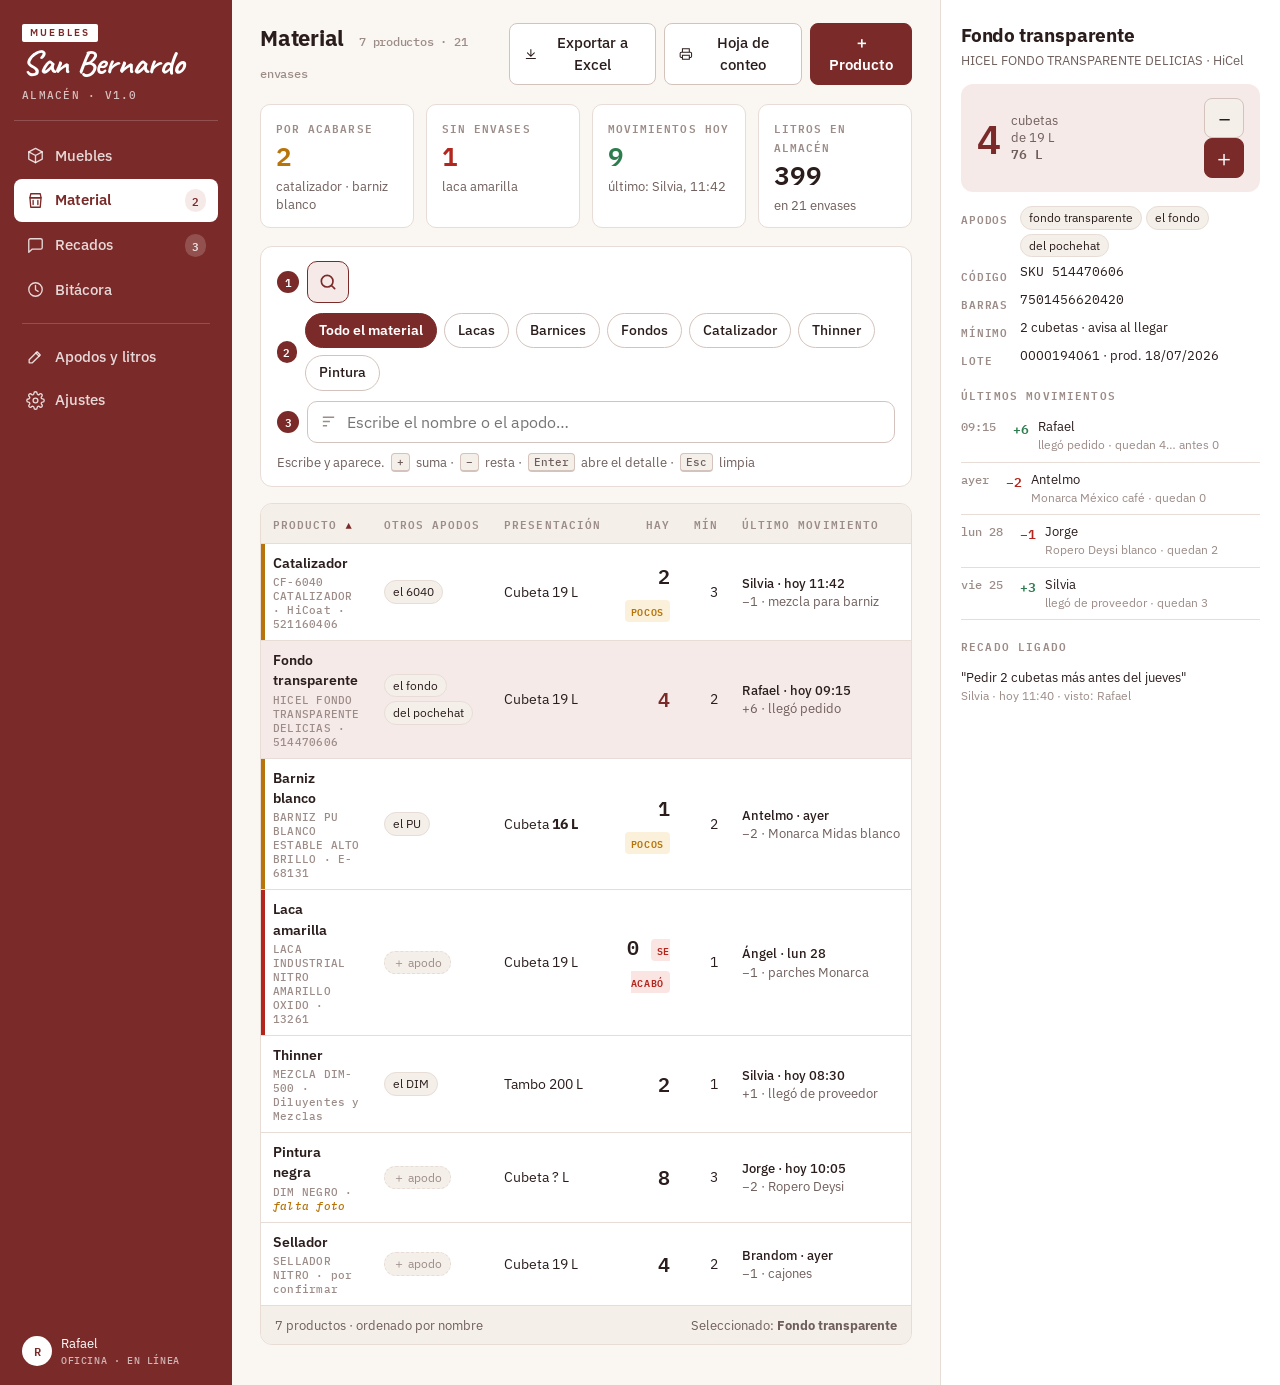
<file: diseno/vista-previa.html>
<!doctype html>
<html lang="es">
<head>
<meta charset="utf-8">
<meta name="viewport" content="width=device-width,initial-scale=1">
<title>Almacén San Bernardo — vista previa</title>
<link rel="stylesheet" href="https://fonts.googleapis.com/css2?family=Caveat:wght@700&family=IBM+Plex+Mono:wght@500;600&family=IBM+Plex+Sans:wght@400;500;600;700&display=swap">
<style>
:root{
  --vino:#7A2B29; --vino-osc:#5C1F1E; --vino-tinte:#F6EAE8; --vino-medio:#A0453F;
  --crema:#FAF6F1; --hoja:#FFFFFF; --hoja2:#F5EFEA;
  --linea:#E8DCD6; --linea2:#D4C3BC;
  --tinta:#2A1D1C; --tinta2:#6F5F5C; --tinta3:#9C8C88;
  --ambar:#B8740A; --ambar-t:#FBF0DA; --verde:#2E7D4F; --verde-t:#E4F1E9; --rojo:#B3261E; --rojo-t:#FBE5E3;
  --mono:"IBM Plex Mono",Menlo,monospace; --sans:"IBM Plex Sans",system-ui,sans-serif; --script:"Caveat",cursive;
}
*{box-sizing:border-box}
body{margin:0;background:var(--crema);color:var(--tinta);font:15px/1.45 var(--sans)}
button,input{font:inherit;color:inherit}

/* ───────── Escritorio ───────── */
.escritorio{display:grid;grid-template-columns:232px 1fr 340px;min-height:100vh}
.lateral{background:var(--vino);color:#fff;display:flex;flex-direction:column;padding:18px 14px}
.marca{display:flex;flex-direction:column;gap:2px;padding:6px 8px 18px;border-bottom:1px solid rgba(255,255,255,.18);margin-bottom:14px}
.marca .caja{display:inline-block;background:#fff;color:var(--vino);font:600 10px/1 var(--sans);letter-spacing:.22em;padding:4px 8px;border-radius:2px;align-self:flex-start}
.marca .script{font:700 34px/1 var(--script);letter-spacing:-.01em;margin-top:2px}
.marca small{font:500 10.5px var(--mono);letter-spacing:.12em;opacity:.7;text-transform:uppercase;margin-top:6px}
.nav{display:flex;flex-direction:column;gap:2px}
.nav a{display:flex;align-items:center;gap:10px;padding:10px 12px;border-radius:8px;color:rgba(255,255,255,.82);text-decoration:none;font-weight:500}
.nav a svg{width:19px;height:19px;stroke:currentColor;fill:none;stroke-width:1.7;stroke-linecap:round;stroke-linejoin:round;flex-shrink:0}
.nav a.on{background:#fff;color:var(--vino);font-weight:600}
.nav a .n{margin-left:auto;font:600 11px var(--mono);background:rgba(255,255,255,.18);padding:2px 7px;border-radius:999px}
.nav a.on .n{background:var(--vino-tinte)}
.nav .sep{height:1px;background:rgba(255,255,255,.18);margin:10px 8px}
.lateral .pie{margin-top:auto;padding:10px 8px 0;display:flex;align-items:center;gap:9px;font-size:13px}
.lateral .pie .av{width:30px;height:30px;border-radius:999px;background:#fff;color:var(--vino);display:grid;place-items:center;font:600 12px var(--mono)}
.lateral .pie small{display:block;font:500 10px var(--mono);opacity:.65;letter-spacing:.06em}

.principal{padding:22px 28px 40px;min-width:0}
.arriba{display:flex;align-items:center;gap:14px;margin-bottom:18px}
.arriba h1{font-size:22px;font-weight:700;margin:0;letter-spacing:-.01em}
.arriba h1 em{font:500 12px var(--mono);color:var(--tinta3);font-style:normal;margin-left:10px}
.arriba .der{margin-left:auto;display:flex;gap:8px}
.btn{border:1px solid var(--linea2);background:var(--hoja);border-radius:8px;padding:8px 14px;font-weight:500;cursor:pointer;display:inline-flex;align-items:center;gap:7px}
.btn svg{width:16px;height:16px;stroke:currentColor;fill:none;stroke-width:1.8;stroke-linecap:round}
.btn.vino{background:var(--vino);color:#fff;border-color:var(--vino);font-weight:600}
.btn.suave{background:var(--vino-tinte);color:var(--vino);border-color:transparent}

.tablero{display:grid;grid-template-columns:repeat(4,1fr);gap:12px;margin-bottom:18px}
.tile{background:var(--hoja);border:1px solid var(--linea);border-radius:10px;padding:13px 15px}
.tile small{display:block;font:600 10.5px var(--mono);letter-spacing:.1em;text-transform:uppercase;color:var(--tinta3);margin-bottom:5px}
.tile b{font:600 26px/1 var(--mono);font-variant-numeric:tabular-nums}
.tile span{display:block;font-size:12.5px;color:var(--tinta2);margin-top:5px}
.tile.amb b{color:var(--ambar)} .tile.roj b{color:var(--rojo)} .tile.ver b{color:var(--verde)}

/* buscador guiado */
.buscador{background:var(--hoja);border:1px solid var(--linea);border-radius:12px;padding:14px 16px;margin-bottom:16px}
.pasos{display:flex;align-items:center;gap:10px;flex-wrap:wrap}
.paso{display:flex;align-items:center;gap:8px}
.paso .num{width:22px;height:22px;border-radius:999px;background:var(--vino);color:#fff;font:600 11px var(--mono);display:grid;place-items:center}
.paso .num.g{background:var(--linea2);color:var(--tinta2)}
.lupa{width:42px;height:42px;border-radius:10px;border:1.5px solid var(--vino);background:var(--vino-tinte);color:var(--vino);display:grid;place-items:center;cursor:pointer}
.lupa svg{width:20px;height:20px;stroke:currentColor;fill:none;stroke-width:2;stroke-linecap:round}
.lupa.g{border-color:var(--linea2);background:var(--hoja2);color:var(--tinta3)}
.cats{display:flex;gap:7px;flex-wrap:wrap}
.cat{border:1px solid var(--linea2);background:var(--hoja);border-radius:999px;padding:7px 13px;font-size:13.5px;cursor:pointer;font-weight:500}
.cat.on{background:var(--vino);color:#fff;border-color:var(--vino);font-weight:600}
.campo{flex:1;min-width:260px;display:flex;align-items:center;gap:8px;border:1.5px solid var(--vino);border-radius:10px;padding:0 12px;height:42px;background:var(--hoja)}
.campo.g{border-color:var(--linea2)}
.campo input{border:0;outline:0;flex:1;font-size:15.5px;background:none}
.campo svg{width:17px;height:17px;stroke:var(--tinta3);fill:none;stroke-width:1.8}
.pista{font-size:12.5px;color:var(--tinta2);margin:10px 0 0;display:flex;align-items:center;gap:6px}
.pista kbd{font:500 11px var(--mono);border:1px solid var(--linea2);border-bottom-width:2px;border-radius:4px;padding:1px 5px;background:var(--hoja2)}

/* tabla */
.tabla{background:var(--hoja);border:1px solid var(--linea);border-radius:12px;overflow-x:auto}
td:last-child{white-space:nowrap}
td .etq{display:block;font:500 11px var(--mono);color:var(--tinta3);letter-spacing:.02em;margin-top:2px}
table{width:100%;border-collapse:collapse}
th{font:600 10.5px var(--mono);letter-spacing:.1em;text-transform:uppercase;color:var(--tinta3);text-align:left;padding:10px 12px;border-bottom:1px solid var(--linea);background:var(--hoja2);white-space:nowrap}
th.d,td.d{text-align:right}
th .ord{color:var(--vino)}
td{padding:9px 12px;border-bottom:1px solid var(--linea);vertical-align:middle;font-size:14px}
tr:last-child td{border-bottom:0}
tr.sel td{background:var(--vino-tinte)}
tr.bajo td:first-child{box-shadow:inset 4px 0 0 var(--ambar)}
tr.cero td:first-child{box-shadow:inset 4px 0 0 var(--rojo)}
td .nom{font-weight:600;display:block}
td .sub{font-size:12px;color:var(--tinta2)}
.apodos{display:flex;gap:4px;flex-wrap:wrap;min-width:0}
.chip{font-size:12px;background:var(--hoja2);border:1px solid var(--linea);border-radius:999px;padding:2px 8px;white-space:nowrap}
.chip.edit{background:var(--vino-tinte);border-color:var(--vino-medio);color:var(--vino)}
.chip.mas{border-style:dashed;color:var(--tinta3);cursor:pointer}
td.cod{font:500 12.5px var(--mono);color:var(--tinta2)}
td.num{font:600 20px var(--mono);font-variant-numeric:tabular-nums;text-align:right}
td.num.pend{color:var(--vino)}
td .stepper{display:inline-flex;align-items:center;gap:2px}
.tecla{width:34px;height:34px;border-radius:8px;border:1px solid var(--linea2);background:var(--hoja2);font-size:19px;line-height:1;cursor:pointer;display:grid;place-items:center}
.tecla.on{background:var(--vino);color:#fff;border-color:var(--vino)}
.sello{font:600 10px var(--mono);letter-spacing:.06em;text-transform:uppercase;padding:2px 6px;border-radius:4px}
.sello.amb{background:var(--ambar-t);color:var(--ambar)} .sello.roj{background:var(--rojo-t);color:var(--rojo)}
td.quien{font-size:12.5px;color:var(--tinta2);white-space:nowrap}
td.quien b{display:block;color:var(--tinta);font-weight:500}
td.bloq{color:var(--tinta3)}
td.bloq svg{width:12px;height:12px;stroke:var(--tinta3);fill:none;stroke-width:2;vertical-align:-1px;margin-right:4px}
td input.lit{width:74px;font:600 15px var(--mono);text-align:right;border:1.5px solid var(--vino-medio);border-radius:7px;padding:5px 8px;background:var(--vino-tinte);color:var(--vino)}
td .ltxt{font:500 12px var(--mono);color:var(--tinta2);margin-left:4px}
.grupo th{background:var(--vino-tinte);color:var(--vino);letter-spacing:.14em}
.pie-tabla{display:flex;align-items:center;gap:12px;padding:10px 14px;font-size:12.5px;color:var(--tinta2);background:var(--hoja2);border-top:1px solid var(--linea)}
.pie-tabla .der{margin-left:auto;display:flex;gap:8px}

/* panel detalle */
.detalle{background:var(--hoja);border-left:1px solid var(--linea);padding:22px 20px;min-width:0;overflow:hidden}
.detalle h2{margin:0 0 2px;font-size:19px;font-weight:700;letter-spacing:-.01em}
.detalle .sub{color:var(--tinta2);font-size:13px;margin-bottom:14px}
.grande{display:flex;align-items:center;gap:10px;background:var(--vino-tinte);border-radius:12px;padding:14px 16px;margin-bottom:14px}
.grande b{font:600 40px/1 var(--mono);color:var(--vino)}
.grande span{font-size:13px;color:var(--tinta2);line-height:1.3}
.grande .stepper{margin-left:auto}
.grande .tecla{width:40px;height:40px;font-size:22px}
.ficha{display:grid;grid-template-columns:auto 1fr;gap:6px 12px;font-size:13px;margin-bottom:16px}
.ficha dt{color:var(--tinta3);font:600 10.5px var(--mono);letter-spacing:.08em;text-transform:uppercase;padding-top:3px}
.ficha dd{margin:0;min-width:0}
.detalle h3{font:600 10.5px var(--mono);letter-spacing:.11em;text-transform:uppercase;color:var(--tinta3);margin:0 0 6px}
.mov{display:flex;gap:9px;padding:8px 0;border-bottom:1px solid var(--linea);font-size:13px}
.mov .h{font:500 12px var(--mono);color:var(--tinta3);flex-shrink:0;padding-top:1px}
.mov .d{font:600 13px var(--mono);min-width:3ch;text-align:right;flex-shrink:0}
.mov .d.mas{color:var(--verde)} .mov .d.menos{color:var(--rojo)}
.mov .t small{display:block;color:var(--tinta3);font-size:11.5px}

.candado{display:flex;align-items:center;gap:9px;background:var(--ambar-t);color:var(--ambar);border-radius:10px;padding:11px 14px;margin-bottom:14px;font-size:13.5px;font-weight:500}
.candado svg{width:17px;height:17px;stroke:currentColor;fill:none;stroke-width:2;flex-shrink:0}

/* ───────── Celular ───────── */
.cel{display:none;max-width:430px;margin:0 auto;min-height:100vh;background:var(--crema)}
.cel .cab{background:var(--vino);color:#fff;padding:12px 16px;display:flex;align-items:center;gap:10px}
.cel .cab .script{font:700 26px/1 var(--script)}
.cel .cab .caja{background:#fff;color:var(--vino);font:600 9px/1 var(--sans);letter-spacing:.2em;padding:3px 6px;border-radius:2px}
.cel .cab .av{margin-left:auto;width:30px;height:30px;border-radius:999px;background:#fff;color:var(--vino);display:grid;place-items:center;font:600 12px var(--mono)}
.cel main{padding:14px 14px 110px}
.cel .buscador{padding:12px}
.cel .pasos{flex-direction:column;align-items:stretch;gap:10px}
.cel .campo{min-width:0}
.cel .renglon{display:flex;align-items:center;gap:10px;background:var(--hoja);border:1px solid var(--linea);border-radius:12px;padding:11px 12px;margin-bottom:8px}
.cel .renglon.bajo{box-shadow:inset 4px 0 0 var(--ambar)}
.cel .renglon .q{flex:1;min-width:0}
.cel .renglon .q b{display:block;font-weight:600;font-size:15px}
.cel .renglon .q small{color:var(--tinta2);font-size:12.5px}
.cel .renglon .num{font:600 24px var(--mono);min-width:2.5ch;text-align:center}
.cel .tecla{width:42px;height:42px;font-size:22px}
.cel .barra{position:fixed;bottom:0;left:0;right:0;background:var(--hoja);border-top:1px solid var(--linea);display:flex;justify-content:center}
.cel .barra .in{width:100%;max-width:430px;display:grid;grid-template-columns:repeat(5,1fr)}
.cel .dest{border:0;background:none;padding:9px 2px 11px;display:flex;flex-direction:column;align-items:center;gap:3px;color:var(--tinta3);font:600 10px var(--mono);letter-spacing:.04em;text-transform:uppercase}
.cel .dest svg{width:22px;height:22px;stroke:currentColor;fill:none;stroke-width:1.7;stroke-linecap:round;stroke-linejoin:round}
.cel .dest.on{color:var(--vino)}
.cel .fab{align-self:center;margin-top:-22px;width:58px;height:58px;border-radius:999px;background:var(--vino);color:#fff;border:3px solid var(--hoja);display:grid;place-items:center;box-shadow:0 4px 14px rgba(92,31,30,.3)}
.cel .fab svg{width:26px;height:26px;stroke:currentColor;fill:none;stroke-width:2.2;stroke-linecap:round}

body.modo-cel .escritorio{display:none} body.modo-cel .cel{display:block}
.oculto{display:none !important}
</style>
</head>
<body>

<!-- ═══════════════ ESCRITORIO ═══════════════ -->
<div class="escritorio">
  <aside class="lateral">
    <div class="marca">
      <span class="caja">MUEBLES</span>
      <span class="script">San Bernardo</span>
      <small>Almacén · v1.0</small>
    </div>
    <nav class="nav">
      <a href="#material" id="nMue"><svg viewBox="0 0 24 24"><path d="M3.5 7.5 12 3l8.5 4.5v9L12 21l-8.5-4.5z"/><path d="M3.5 7.5 12 12l8.5-4.5M12 12v9"/></svg>Muebles</a>
      <a href="#material" id="nMat" class="on"><svg viewBox="0 0 24 24"><path d="M6 3.5h12l1 5H5z"/><path d="M5 8.5h14l-1 12H6z"/><path d="M9 12v5M15 12v5"/></svg>Material <span class="n">2</span></a>
      <a href="#" id="nRec"><svg viewBox="0 0 24 24"><path d="M20.5 14.5a2 2 0 0 1-2 2H8l-4.5 4v-15a2 2 0 0 1 2-2h13a2 2 0 0 1 2 2z"/></svg>Recados <span class="n">3</span></a>
      <a href="#"><svg viewBox="0 0 24 24"><circle cx="12" cy="12" r="8.5"/><path d="M12 7v5.3l3.3 2"/></svg>Bitácora</a>
      <div class="sep"></div>
      <a href="#apodos" id="nApo"><svg viewBox="0 0 24 24"><path d="M4 20h4l10-10-4-4L4 16z"/><path d="M12.5 7.5l4 4"/></svg>Apodos y litros</a>
      <a href="#"><svg viewBox="0 0 24 24"><circle cx="12" cy="12" r="3"/><path d="M19.4 15a1.7 1.7 0 0 0 .3 1.8l.1.1a2 2 0 1 1-2.8 2.8l-.1-.1a1.7 1.7 0 0 0-1.8-.3 1.7 1.7 0 0 0-1 1.5V21a2 2 0 1 1-4 0v-.1a1.7 1.7 0 0 0-1.1-1.5 1.7 1.7 0 0 0-1.8.3l-.1.1a2 2 0 1 1-2.8-2.8l.1-.1a1.7 1.7 0 0 0 .3-1.8 1.7 1.7 0 0 0-1.5-1H3a2 2 0 1 1 0-4h.1a1.7 1.7 0 0 0 1.5-1.1 1.7 1.7 0 0 0-.3-1.8l-.1-.1a2 2 0 1 1 2.8-2.8l.1.1a1.7 1.7 0 0 0 1.8.3H9a1.7 1.7 0 0 0 1-1.5V3a2 2 0 1 1 4 0v.1a1.7 1.7 0 0 0 1 1.5 1.7 1.7 0 0 0 1.8-.3l.1-.1a2 2 0 1 1 2.8 2.8l-.1.1a1.7 1.7 0 0 0-.3 1.8V9a1.7 1.7 0 0 0 1.5 1H21a2 2 0 1 1 0 4h-.1a1.7 1.7 0 0 0-1.5 1z"/></svg>Ajustes</a>
    </nav>
    <div class="pie"><span class="av">R</span><div>Rafael<small>OFICINA · EN LÍNEA</small></div></div>
  </aside>

  <main class="principal">
    <!-- ── MATERIAL ── -->
    <section id="vMaterial">
      <div class="arriba">
        <h1>Material <em>7 productos · 21 envases</em></h1>
        <div class="der">
          <button class="btn"><svg viewBox="0 0 24 24"><path d="M12 4v12M6 10l6 6 6-6M4 20h16"/></svg>Exportar a Excel</button>
          <button class="btn"><svg viewBox="0 0 24 24"><path d="M6 9V3h12v6M6 18H4a2 2 0 0 1-2-2v-5a2 2 0 0 1 2-2h16a2 2 0 0 1 2 2v5a2 2 0 0 1-2 2h-2M6 14h12v7H6z"/></svg>Hoja de conteo</button>
          <button class="btn vino">＋ Producto</button>
        </div>
      </div>

      <div class="tablero">
        <div class="tile amb"><small>Por acabarse</small><b>2</b><span>catalizador · barniz blanco</span></div>
        <div class="tile roj"><small>Sin envases</small><b>1</b><span>laca amarilla</span></div>
        <div class="tile ver"><small>Movimientos hoy</small><b>9</b><span>último: Silvia, 11:42</span></div>
        <div class="tile"><small>Litros en almacén</small><b>399</b><span>en 21 envases</span></div>
      </div>

      <div class="buscador">
        <div class="pasos">
          <div class="paso"><span class="num">1</span><button class="lupa"><svg viewBox="0 0 24 24"><circle cx="11" cy="11" r="7"/><path d="M20 20l-3.5-3.5"/></svg></button></div>
          <div class="paso"><span class="num">2</span>
            <div class="cats" id="catsMat">
              <button class="cat on">Todo el material</button><button class="cat">Lacas</button><button class="cat">Barnices</button><button class="cat">Fondos</button><button class="cat">Catalizador</button><button class="cat">Thinner</button><button class="cat">Pintura</button>
            </div>
          </div>
          <div class="paso" style="flex:1"><span class="num">3</span>
            <label class="campo g"><svg viewBox="0 0 24 24"><path d="M4 6h16M4 12h10M4 18h6"/></svg><input placeholder="Escribe el nombre o el apodo…"></label>
          </div>
        </div>
        <p class="pista">Escribe y aparece. <kbd>+</kbd> suma · <kbd>−</kbd> resta · <kbd>Enter</kbd> abre el detalle · <kbd>Esc</kbd> limpia</p>
      </div>

      <div class="tabla">
        <table>
          <thead><tr>
            <th>Producto <span class="ord">▲</span></th><th>Otros apodos</th><th>Presentación</th><th class="d">Hay</th><th class="d">Mín</th><th>Último movimiento</th><th></th>
          </tr></thead>
          <tbody>
            <tr class="bajo"><td><span class="nom">Catalizador</span><span class="etq">CF-6040 CATALIZADOR · HiCoat · 521160406</span></td><td><div class="apodos"><span class="chip">el 6040</span></div></td><td>Cubeta 19 L</td><td class="num">2 <span class="sello amb">pocos</span></td><td class="d">3</td><td class="quien"><b>Silvia · hoy 11:42</b>−1 · mezcla para barniz</td><td><div class="stepper"><button class="tecla">−</button><button class="tecla">＋</button></div></td></tr>
            <tr class="sel"><td><span class="nom">Fondo transparente</span><span class="etq">HICEL FONDO TRANSPARENTE DELICIAS · 514470606</span></td><td><div class="apodos"><span class="chip">el fondo</span><span class="chip">del pochehat</span></div></td><td>Cubeta 19 L</td><td class="num pend">4</td><td class="d">2</td><td class="quien"><b>Rafael · hoy 09:15</b>+6 · llegó pedido</td><td><div class="stepper"><button class="tecla">−</button><button class="tecla on">＋</button></div></td></tr>
            <tr class="bajo"><td><span class="nom">Barniz blanco</span><span class="etq">BARNIZ PU BLANCO ESTABLE ALTO BRILLO · E-68131</span></td><td><div class="apodos"><span class="chip">el PU</span></div></td><td>Cubeta <b>16 L</b></td><td class="num">1 <span class="sello amb">pocos</span></td><td class="d">2</td><td class="quien"><b>Antelmo · ayer</b>−2 · Monarca Midas blanco</td><td><div class="stepper"><button class="tecla">−</button><button class="tecla">＋</button></div></td></tr>
            <tr class="cero"><td><span class="nom">Laca amarilla</span><span class="etq">LACA INDUSTRIAL NITRO AMARILLO OXIDO · 13261</span></td><td><div class="apodos"><span class="chip mas">＋ apodo</span></div></td><td>Cubeta 19 L</td><td class="num">0 <span class="sello roj">se acabó</span></td><td class="d">1</td><td class="quien"><b>Ángel · lun 28</b>−1 · parches Monarca</td><td><div class="stepper"><button class="tecla" disabled>−</button><button class="tecla">＋</button></div></td></tr>
            <tr><td><span class="nom">Thinner</span><span class="etq">MEZCLA DIM-500 · Diluyentes y Mezclas</span></td><td><div class="apodos"><span class="chip">el DIM</span></div></td><td>Tambo 200 L</td><td class="num">2</td><td class="d">1</td><td class="quien"><b>Silvia · hoy 08:30</b>+1 · llegó de proveedor</td><td><div class="stepper"><button class="tecla">−</button><button class="tecla">＋</button></div></td></tr>
            <tr><td><span class="nom">Pintura negra</span><span class="etq">DIM NEGRO · <i style="color:var(--ambar)">falta foto</i></span></td><td><div class="apodos"><span class="chip mas">＋ apodo</span></div></td><td>Cubeta ? L</td><td class="num">8</td><td class="d">3</td><td class="quien"><b>Jorge · hoy 10:05</b>−2 · Ropero Deysi</td><td><div class="stepper"><button class="tecla">−</button><button class="tecla">＋</button></div></td></tr>
            <tr><td><span class="nom">Sellador</span><span class="etq">SELLADOR NITRO · por confirmar</span></td><td><div class="apodos"><span class="chip mas">＋ apodo</span></div></td><td>Cubeta 19 L</td><td class="num">4</td><td class="d">2</td><td class="quien"><b>Brandom · ayer</b>−1 · cajones</td><td><div class="stepper"><button class="tecla">−</button><button class="tecla">＋</button></div></td></tr>
          </tbody>
        </table>
        <div class="pie-tabla">7 productos · ordenado por nombre <div class="der"><span>Seleccionado: <b>Fondo transparente</b></span></div></div>
      </div>
    </section>

    <!-- ── BUSCAR (flujo guiado) ── -->
    <section id="vBuscar" class="oculto">
      <div class="arriba">
        <h1>Muebles <em>124 artículos · 611 piezas</em></h1>
        <div class="der">
          <button class="btn"><svg viewBox="0 0 24 24"><path d="M12 4v12M6 10l6 6 6-6M4 20h16"/></svg>Exportar a Excel</button>
          <button class="btn vino">＋ Artículo</button>
        </div>
      </div>
      <div class="tablero">
        <div class="tile amb"><small>Por acabarse</small><b>6</b><span>3 puertas · 2 guacales · 1 cajón</span></div>
        <div class="tile roj"><small>Sin piezas</small><b>2</b><span>Ropero Deysi blanco · Vitrina Angelita</span></div>
        <div class="tile ver"><small>Movimientos hoy</small><b>31</b><span>último: Giovanni, 12:08</span></div>
        <div class="tile"><small>Pedidos por surtir</small><b>4</b><span>Orozco · La Principal · Ramos</span></div>
      </div>

      <div class="buscador">
        <div class="pasos">
          <div class="paso"><span class="num">1</span><button class="lupa"><svg viewBox="0 0 24 24"><circle cx="11" cy="11" r="7"/><path d="M20 20l-3.5-3.5"/></svg></button></div>
          <div class="paso"><span class="num">2</span>
            <div class="cats">
              <button class="cat">Mueble terminado</button><button class="cat">Guacal</button><button class="cat">Puertas</button><button class="cat on">Puertas pintadas</button><button class="cat">Cajones</button><button class="cat">Cajones pintados</button><button class="cat">Respaldo</button><button class="cat">MDF</button>
            </div>
          </div>
          <div class="paso" style="flex:1"><span class="num">3</span>
            <label class="campo"><svg viewBox="0 0 24 24"><path d="M4 6h16M4 12h10M4 18h6"/></svg><input value="monarca mid" autofocus></label>
          </div>
        </div>
        <p class="pista">3 resultados en <b>Puertas pintadas</b>. <kbd>+</kbd> suma · <kbd>−</kbd> resta · <kbd>↑</kbd><kbd>↓</kbd> cambia de renglón</p>
      </div>

      <div class="tabla">
        <table>
          <thead><tr><th>Puertas pintadas</th><th>Color</th><th class="d">Hay</th><th class="d">Mín</th><th>Último movimiento</th><th></th></tr></thead>
          <tbody>
            <tr class="sel"><td><span class="nom">Monarca Midas</span><span class="sub">5 puertas por mueble</span></td><td><span class="chip">Negro completo</span></td><td class="num pend">23</td><td class="d">10</td><td class="quien"><b>Ángel · hoy 12:01</b>+10 · salieron de pintura</td><td><div class="stepper"><button class="tecla">−</button><button class="tecla on">＋</button></div></td></tr>
            <tr class="bajo"><td><span class="nom">Monarca Midas</span><span class="sub">5 puertas por mueble</span></td><td><span class="chip">Negro puertas cafés</span></td><td class="num">8 <span class="sello amb">pocos</span></td><td class="d">10</td><td class="quien"><b>Ángel · ayer</b>−5 · armado</td><td><div class="stepper"><button class="tecla">−</button><button class="tecla">＋</button></div></td></tr>
            <tr><td><span class="nom">Monarca Midas Con lámpara</span><span class="sub">5 puertas por mueble</span></td><td><span class="chip">Café completo</span></td><td class="num">15</td><td class="d">5</td><td class="quien"><b>Ángel · lun 28</b>+15 · pintura</td><td><div class="stepper"><button class="tecla">−</button><button class="tecla">＋</button></div></td></tr>
          </tbody>
        </table>
        <div class="pie-tabla">Mostrando solo <b>Puertas pintadas</b> que coinciden con "monarca mid" <div class="der"><button class="btn suave">Ver todo Puertas pintadas</button></div></div>
      </div>
    </section>

    <!-- ── APODOS Y LITROS ── -->
    <section id="vApodos" class="oculto">
      <div class="arriba">
        <h1>Apodos y litros <em>solo se edita esto · lo demás está bloqueado</em></h1>
        <div class="der"><button class="btn vino">Guardar cambios</button></div>
      </div>
      <div class="candado"><svg viewBox="0 0 24 24"><rect x="5" y="11" width="14" height="10" rx="2"/><path d="M8 11V7a4 4 0 0 1 8 0v4"/></svg>Aquí solo se cambian los <b>&nbsp;apodos (hasta 3)&nbsp;</b> y los <b>&nbsp;litros&nbsp;</b>. Nombre, código, cantidades y mínimos no se tocan desde esta pantalla.</div>
      <div class="buscador">
        <div class="pasos">
          <div class="paso"><span class="num g">1</span><button class="lupa g"><svg viewBox="0 0 24 24"><circle cx="11" cy="11" r="7"/><path d="M20 20l-3.5-3.5"/></svg></button></div>
          <div class="paso" style="flex:1"><span class="num g">2</span><label class="campo g"><svg viewBox="0 0 24 24"><path d="M4 6h16M4 12h10M4 18h6"/></svg><input placeholder="Buscar producto…"></label></div>
        </div>
      </div>
      <div class="tabla">
        <table>
          <thead><tr><th>Producto</th><th>Apodos · máximo 3</th><th>Litros por envase</th><th>Presentación</th><th class="d">Hay</th></tr></thead>
          <tbody>
            <tr class="grupo"><th colspan="5">Material</th></tr>
            <tr><td class="bloq"><svg viewBox="0 0 24 24"><rect x="5" y="11" width="14" height="10" rx="2"/><path d="M8 11V7a4 4 0 0 1 8 0v4"/></svg>CF-6040 CATALIZADOR</td><td><div class="apodos"><span class="chip edit">catalizador ×</span><span class="chip edit">el 6040 ×</span><span class="chip mas">＋ apodo</span></div></td><td><input class="lit" value="19"><span class="ltxt">L</span></td><td class="bloq">Cubeta</td><td class="num bloq" style="font-size:15px">2</td></tr>
            <tr><td class="bloq"><svg viewBox="0 0 24 24"><rect x="5" y="11" width="14" height="10" rx="2"/><path d="M8 11V7a4 4 0 0 1 8 0v4"/></svg>HICEL FONDO TRANSPARENTE DELICIAS</td><td><div class="apodos"><span class="chip edit">fondo transparente ×</span><span class="chip edit">el fondo ×</span><span class="chip edit">del pochehat ×</span></div><span class="sub" style="color:var(--tinta3);font-size:11px">ya tiene 3 — quita uno para poner otro</span></td><td><input class="lit" value="19"><span class="ltxt">L</span></td><td class="bloq">Cubeta</td><td class="num bloq" style="font-size:15px">4</td></tr>
            <tr><td class="bloq"><svg viewBox="0 0 24 24"><rect x="5" y="11" width="14" height="10" rx="2"/><path d="M8 11V7a4 4 0 0 1 8 0v4"/></svg>BARNIZ PU BLANCO ESTABLE ALTO BRILLO</td><td><div class="apodos"><span class="chip edit">barniz blanco ×</span><span class="chip edit">el PU ×</span><span class="chip mas">＋ apodo</span></div></td><td><input class="lit" value="16"><span class="ltxt">L</span></td><td class="bloq">Cubeta</td><td class="num bloq" style="font-size:15px">1</td></tr>
            <tr><td class="bloq"><svg viewBox="0 0 24 24"><rect x="5" y="11" width="14" height="10" rx="2"/><path d="M8 11V7a4 4 0 0 1 8 0v4"/></svg>MEZCLA DIM-500</td><td><div class="apodos"><span class="chip edit">thinner ×</span><span class="chip edit">el DIM ×</span><span class="chip mas">＋ apodo</span></div></td><td><input class="lit" value="200"><span class="ltxt">L</span></td><td class="bloq">Tambo</td><td class="num bloq" style="font-size:15px">2</td></tr>
            <tr><td class="bloq"><svg viewBox="0 0 24 24"><rect x="5" y="11" width="14" height="10" rx="2"/><path d="M8 11V7a4 4 0 0 1 8 0v4"/></svg>DIM NEGRO</td><td><div class="apodos"><span class="chip edit">pintura negra ×</span><span class="chip mas">＋ apodo</span></div></td><td><input class="lit" value="" placeholder="?"><span class="ltxt">L</span></td><td class="bloq">Cubeta</td><td class="num bloq" style="font-size:15px">8</td></tr>
            <tr class="grupo"><th colspan="5">Muebles · apodos nada más (aquí no hay litros)</th></tr>
            <tr><td class="bloq"><svg viewBox="0 0 24 24"><rect x="5" y="11" width="14" height="10" rx="2"/><path d="M8 11V7a4 4 0 0 1 8 0v4"/></svg>Monarca Midas</td><td><div class="apodos"><span class="chip edit">midas ×</span><span class="chip edit">el monarca ×</span><span class="chip mas">＋ apodo</span></div></td><td class="bloq">—</td><td class="bloq">Mueble</td><td class="num bloq" style="font-size:15px">6</td></tr>
            <tr><td class="bloq"><svg viewBox="0 0 24 24"><rect x="5" y="11" width="14" height="10" rx="2"/><path d="M8 11V7a4 4 0 0 1 8 0v4"/></svg>Ropero Deysi Infantil niña</td><td><div class="apodos"><span class="chip edit">deysi niña ×</span><span class="chip mas">＋ apodo</span></div></td><td class="bloq">—</td><td class="bloq">Mueble</td><td class="num bloq" style="font-size:15px">2</td></tr>
          </tbody>
        </table>
        <div class="pie-tabla">2 cambios sin guardar <div class="der"><button class="btn">Deshacer</button><button class="btn vino">Guardar cambios</button></div></div>
      </div>
    </section>
  </main>

  <aside class="detalle" id="panel">
    <h2>Fondo transparente</h2>
    <div class="sub">HICEL FONDO TRANSPARENTE DELICIAS · HiCel</div>
    <div class="grande"><b>4</b><span>cubetas<br>de 19 L<br><b style="font-size:13px;color:var(--tinta2)">76 L</b></span><div class="stepper"><button class="tecla">−</button><button class="tecla on">＋</button></div></div>
    <dl class="ficha">
      <dt>Apodos</dt><dd><div class="apodos"><span class="chip">fondo transparente</span><span class="chip">el fondo</span><span class="chip">del pochehat</span></div></dd>
      <dt>Código</dt><dd style="font-family:var(--mono);font-size:13px">SKU 514470606</dd>
      <dt>Barras</dt><dd style="font-family:var(--mono);font-size:13px">7501456620420</dd>
      <dt>Mínimo</dt><dd>2 cubetas · avisa al llegar</dd>
      <dt>Lote</dt><dd>0000194061 · prod. 18/07/2026</dd>
    </dl>
    <h3>Últimos movimientos</h3>
    <div class="mov"><span class="h">09:15</span><span class="d mas">+6</span><span class="t">Rafael<small>llegó pedido · quedan 4… antes 0</small></span></div>
    <div class="mov"><span class="h">ayer</span><span class="d menos">−2</span><span class="t">Antelmo<small>Monarca México café · quedan 0</small></span></div>
    <div class="mov"><span class="h">lun 28</span><span class="d menos">−1</span><span class="t">Jorge<small>Ropero Deysi blanco · quedan 2</small></span></div>
    <div class="mov"><span class="h">vie 25</span><span class="d mas">+3</span><span class="t">Silvia<small>llegó de proveedor · quedan 3</small></span></div>
    <h3 style="margin-top:16px">Recado ligado</h3>
    <div class="mov" style="border:0"><span class="t" style="font-size:13px">"Pedir 2 cubetas más antes del jueves" <small>Silvia · hoy 11:40 · visto: Rafael</small></span></div>
  </aside>
</div>

<!-- ═══════════════ CELULAR ═══════════════ -->
<div class="cel">
  <header class="cab"><span class="caja">MUEBLES</span><span class="script">San Bernardo</span><span class="av">R</span></header>
  <main>
    <div class="buscador">
      <div class="pasos">
        <div class="paso"><span class="num">1</span><button class="lupa"><svg viewBox="0 0 24 24"><circle cx="11" cy="11" r="7"/><path d="M20 20l-3.5-3.5"/></svg></button><span style="font-size:13px;color:var(--tinta2)">¿Qué quieres ver?</span></div>
        <div class="paso"><span class="num">2</span><div class="cats"><button class="cat">Mueble</button><button class="cat">Guacal</button><button class="cat">Puertas</button><button class="cat on">Puertas pintadas</button><button class="cat">Cajones</button><button class="cat">Material</button></div></div>
        <div class="paso"><span class="num">3</span><label class="campo"><svg viewBox="0 0 24 24"><path d="M4 6h16M4 12h10M4 18h6"/></svg><input value="monarca mid"></label></div>
      </div>
    </div>
    <div class="renglon"><div class="q"><b>Monarca Midas</b><small>Negro completo · puertas pintadas</small></div><button class="tecla">−</button><span class="num" style="color:var(--vino)">23</span><button class="tecla on">＋</button></div>
    <div class="renglon bajo"><div class="q"><b>Monarca Midas</b><small>Negro puertas cafés · <span class="sello amb">pocos</span></small></div><button class="tecla">−</button><span class="num">8</span><button class="tecla">＋</button></div>
    <div class="renglon"><div class="q"><b>Monarca Midas Con lámpara</b><small>Café completo</small></div><button class="tecla">−</button><span class="num">15</span><button class="tecla">＋</button></div>
    <p style="text-align:center;color:var(--tinta3);font-size:12.5px;margin-top:14px">3 resultados · toca el nombre para ver el detalle</p>
  </main>
  <nav class="barra"><div class="in">
    <button class="dest on"><svg viewBox="0 0 24 24"><path d="M3.5 7.5 12 3l8.5 4.5v9L12 21l-8.5-4.5z"/><path d="M3.5 7.5 12 12l8.5-4.5M12 12v9"/></svg>Muebles</button>
    <button class="dest"><svg viewBox="0 0 24 24"><path d="M6 3.5h12l1 5H5z"/><path d="M5 8.5h14l-1 12H6z"/></svg>Material</button>
    <button class="fab"><svg viewBox="0 0 24 24"><circle cx="11" cy="11" r="7"/><path d="M20 20l-3.5-3.5"/></svg></button>
    <button class="dest"><svg viewBox="0 0 24 24"><path d="M20.5 14.5a2 2 0 0 1-2 2H8l-4.5 4v-15a2 2 0 0 1 2-2h13a2 2 0 0 1 2 2z"/></svg>Recados</button>
    <button class="dest"><svg viewBox="0 0 24 24"><path d="M4 20h4l10-10-4-4L4 16z"/><path d="M12.5 7.5l4 4"/></svg>Apodos</button>
  </div></nav>
</div>

<script>
(function(){
  const h = location.hash.replace('#','') || 'material';
  const cel = new URLSearchParams(location.search).get('cel') === '1';
  if (cel) document.body.classList.add('modo-cel');
  const v = {material:'vMaterial', buscar:'vBuscar', apodos:'vApodos'}[h] || 'vMaterial';
  ['vMaterial','vBuscar','vApodos'].forEach(id => document.getElementById(id).classList.toggle('oculto', id !== v));
  document.querySelectorAll('.nav a').forEach(a => a.classList.remove('on'));
  ({material:'nMat', buscar:'nMue', apodos:'nApo'})[h] && document.getElementById(({material:'nMat', buscar:'nMue', apodos:'nApo'})[h]).classList.add('on');
  if (h === 'apodos') document.getElementById('panel').style.display = 'none', document.querySelector('.escritorio').style.gridTemplateColumns = '232px 1fr';
})();
</script>
</body>
</html>
</file>
